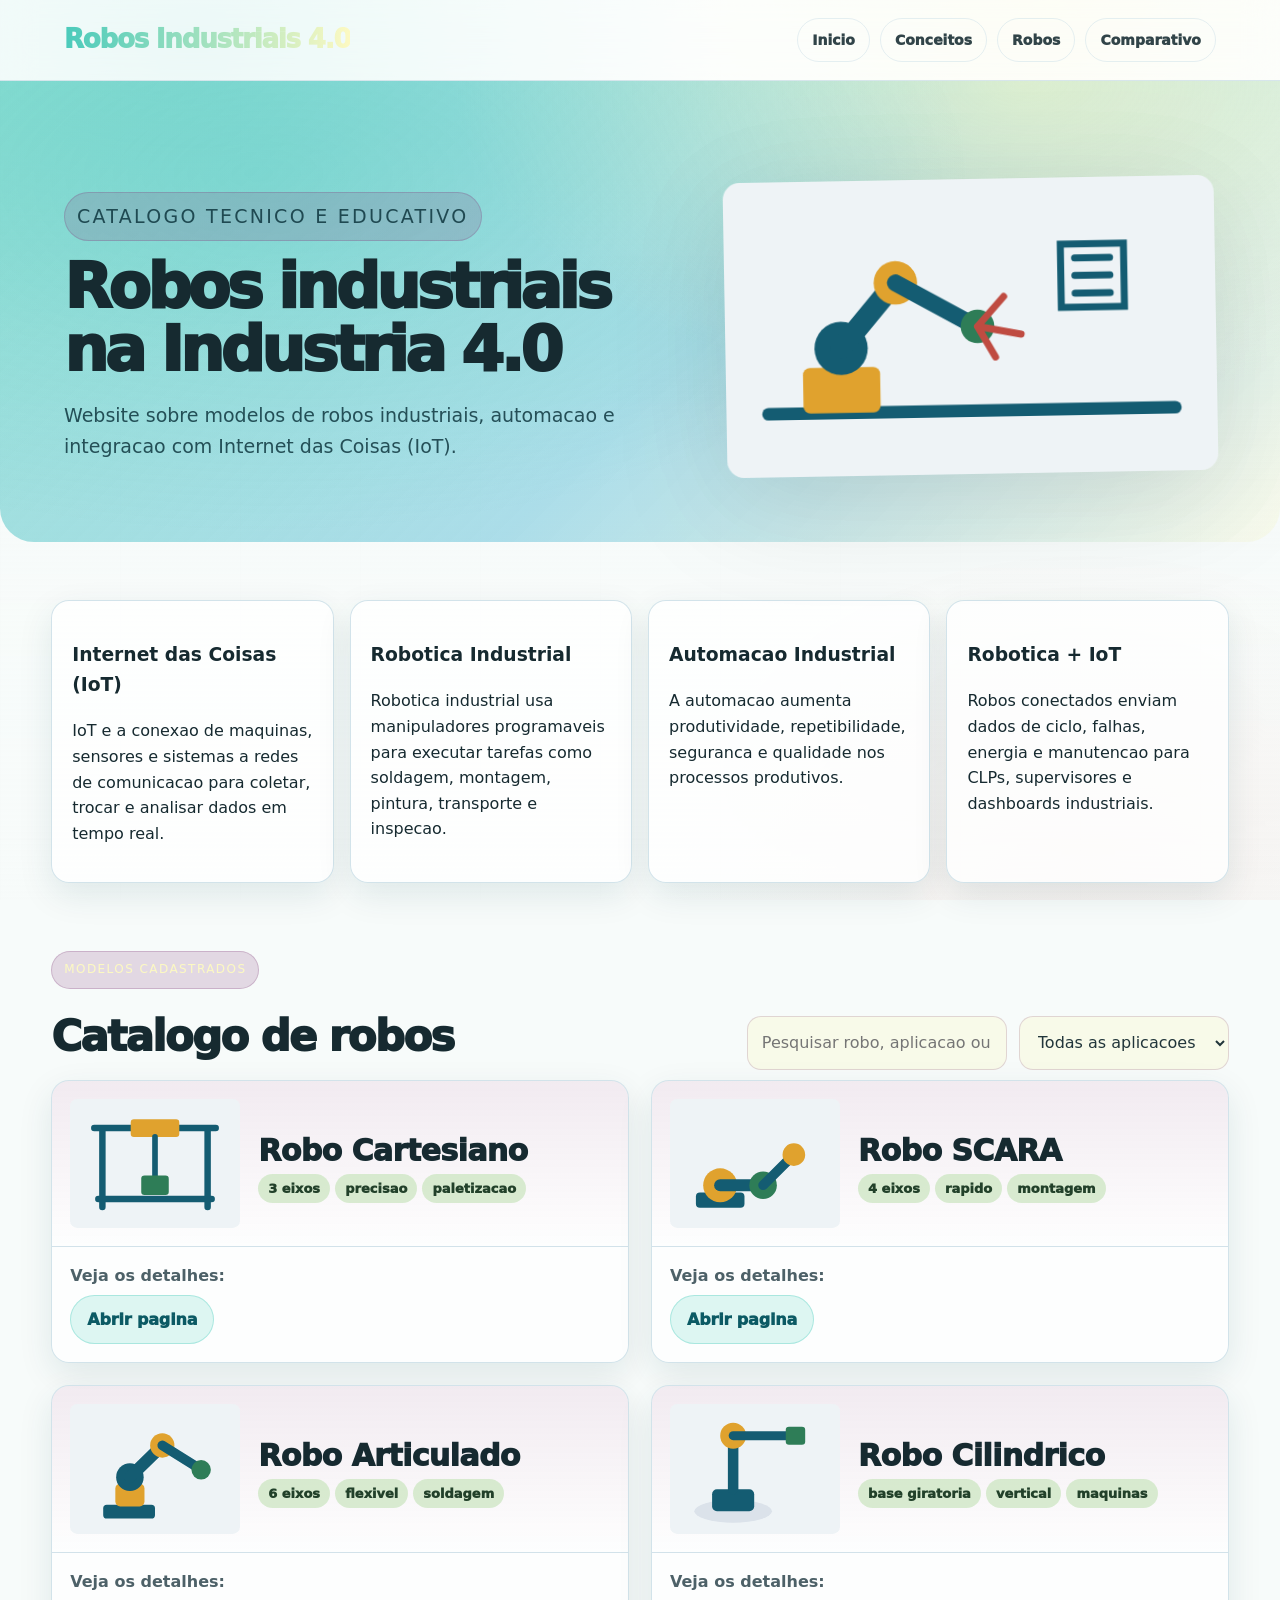
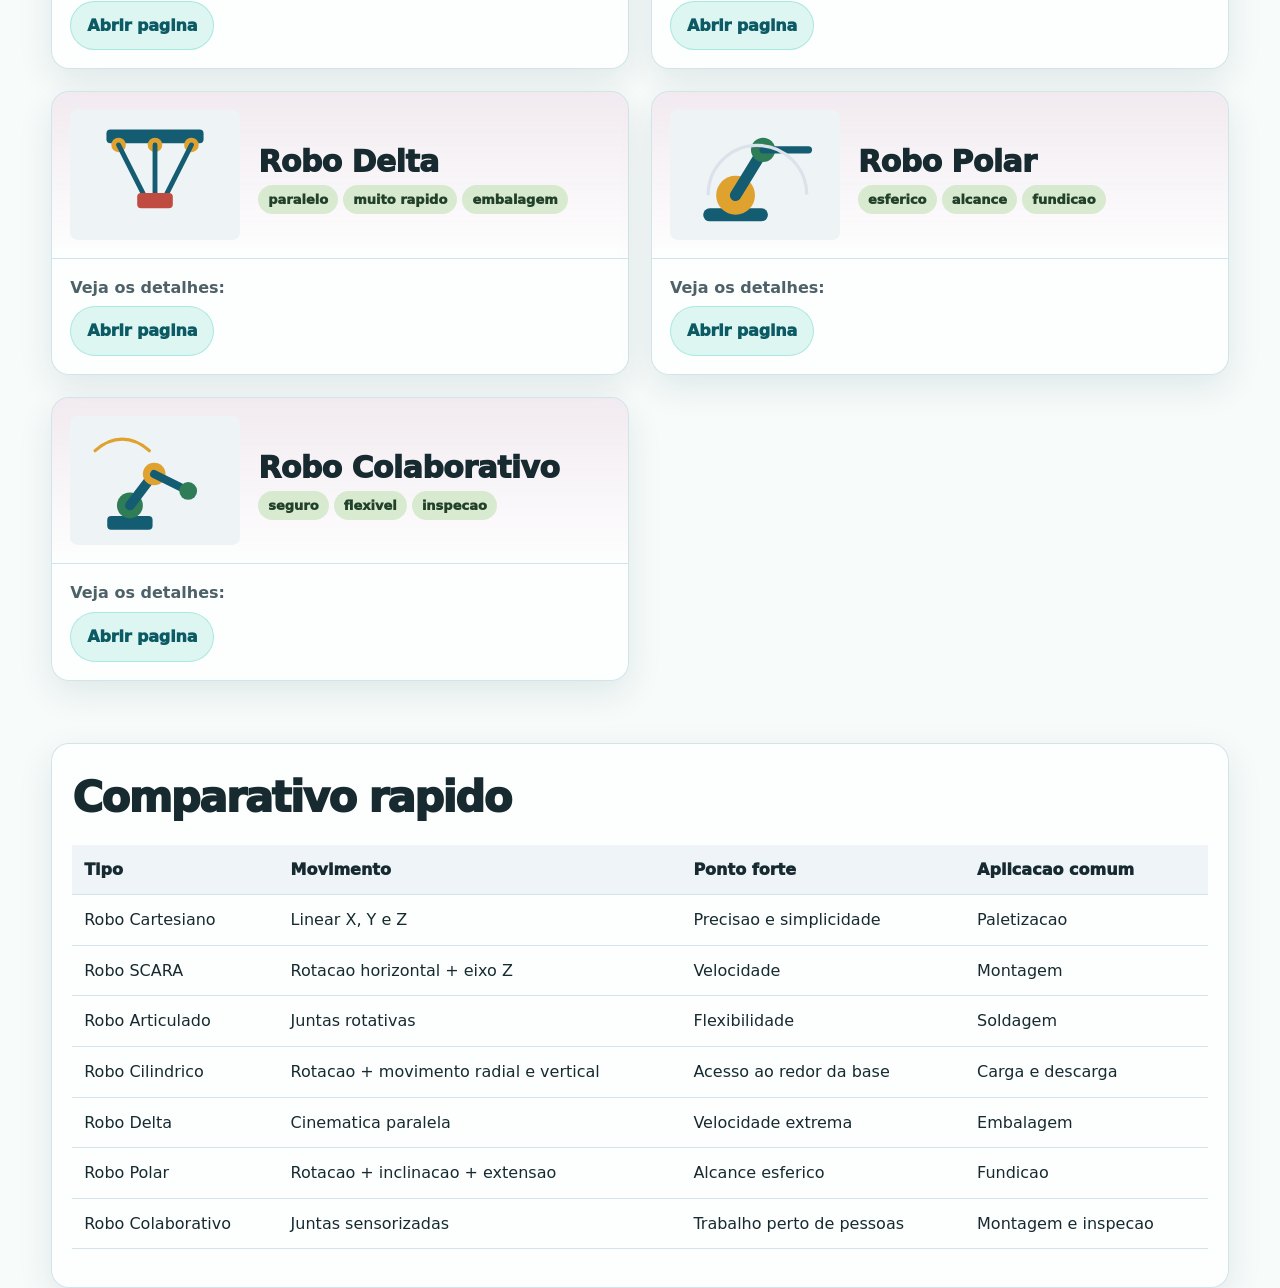
<file: index.html>
<!DOCTYPE html>
<html lang="pt-BR">
<head>
  <meta charset="UTF-8">
  <meta name="viewport" content="width=device-width, initial-scale=1.0">
  <title>Robos Industriais e IoT</title>
  <link rel="stylesheet" href="styles.css">
</head>
<body>
  <header class="cabecalho">
    <h1>Robos Industriais 4.0</h1>
    <button id="botaoMenu">Menu</button>
    <nav id="menu">
      <a href="#inicio">Inicio</a>
      <a href="#conceitos">Conceitos</a>
      <a href="#catalogo">Robos</a>
      <a href="#comparativo">Comparativo</a>
    </nav>
  </header>

  <main id="inicio">
    <section class="hero">
      <div>
        <p class="destaque">Catalogo tecnico e educativo</p>
        <h2>Robos industriais na Industria 4.0</h2>
        <p>Website sobre modelos de robos industriais, automacao e integracao com Internet das Coisas (IoT).</p>
      </div>
      <img src="assets/img/industria.svg" alt="Ilustracao de robotica industrial">
    </section>

    <section class="conceitos" id="conceitos">
      <article>
        <h3>Internet das Coisas (IoT)</h3>
        <p>IoT e a conexao de maquinas, sensores e sistemas a redes de comunicacao para coletar, trocar e analisar dados em tempo real.</p>
      </article>
      <article>
        <h3>Robotica Industrial</h3>
        <p>Robotica industrial usa manipuladores programaveis para executar tarefas como soldagem, montagem, pintura, transporte e inspecao.</p>
      </article>
      <article>
        <h3>Automacao Industrial</h3>
        <p>A automacao aumenta produtividade, repetibilidade, seguranca e qualidade nos processos produtivos.</p>
      </article>
      <article>
        <h3>Robotica + IoT</h3>
        <p>Robos conectados enviam dados de ciclo, falhas, energia e manutencao para CLPs, supervisores e dashboards industriais.</p>
      </article>
    </section>

    <section class="area-filtros" id="catalogo">
      <div>
        <p class="destaque">Modelos cadastrados</p>
        <h2>Catalogo de robos</h2>
      </div>

      <div class="filtros">
        <input id="campoPesquisa" type="text" placeholder="Pesquisar robo, aplicacao ou fabricante" />
        <select id="campoFiltro">
          <option value="todos">Todas as aplicacoes</option>
          <option value="montagem">Montagem</option>
          <option value="soldagem">Soldagem</option>
          <option value="paletizacao">Paletizacao</option>
          <option value="embalagem">Embalagem</option>
          <option value="inspecao">Inspecao</option>
        </select>
      </div>

    </section>

    <section class="lista-robos" id="listaRobos">
      <article class="card-robo">
        <div class="topo-card">
          <img src="assets/img/cartesiano.svg" alt="Imagem do Robo Cartesiano">
          <div>
            <h3>Robo Cartesiano</h3>
            <div class="etiquetas">
              <span class="etiqueta">3 eixos</span>
              <span class="etiqueta">precisao</span>
              <span class="etiqueta">paletizacao</span>
            </div>
          </div>
        </div>
        <div class="bloco">
          <p><strong>Veja os detalhes:</strong></p>
          <a class="botao-sec" href="robos/cartesiano.html">Abrir pagina</a>
        </div>
      </article>

      <article class="card-robo">
        <div class="topo-card">
          <img src="assets/img/scara.svg" alt="Imagem do Robo SCARA">
          <div>
            <h3>Robo SCARA</h3>
            <div class="etiquetas">
              <span class="etiqueta">4 eixos</span>
              <span class="etiqueta">rapido</span>
              <span class="etiqueta">montagem</span>
            </div>
          </div>
        </div>
        <div class="bloco">
          <p><strong>Veja os detalhes:</strong></p>
          <a class="botao-sec" href="robos/scara.html">Abrir pagina</a>
        </div>
      </article>

      <article class="card-robo">
        <div class="topo-card">
          <img src="assets/img/articulado.svg" alt="Imagem do Robo Articulado">
          <div>
            <h3>Robo Articulado</h3>
            <div class="etiquetas">
              <span class="etiqueta">6 eixos</span>
              <span class="etiqueta">flexivel</span>
              <span class="etiqueta">soldagem</span>
            </div>
          </div>
        </div>
        <div class="bloco">
          <p><strong>Veja os detalhes:</strong></p>
          <a class="botao-sec" href="robos/articulado.html">Abrir pagina</a>
        </div>
      </article>

      <article class="card-robo">
        <div class="topo-card">
          <img src="assets/img/cilindrico.svg" alt="Imagem do Robo Cilindrico">
          <div>
            <h3>Robo Cilindrico</h3>
            <div class="etiquetas">
              <span class="etiqueta">base giratoria</span>
              <span class="etiqueta">vertical</span>
              <span class="etiqueta">maquinas</span>
            </div>
          </div>
        </div>
        <div class="bloco">
          <p><strong>Veja os detalhes:</strong></p>
          <a class="botao-sec" href="robos/cilindrico.html">Abrir pagina</a>
        </div>
      </article>

      <article class="card-robo">
        <div class="topo-card">
          <img src="assets/img/delta.svg" alt="Imagem do Robo Delta">
          <div>
            <h3>Robo Delta</h3>
            <div class="etiquetas">
              <span class="etiqueta">paralelo</span>
              <span class="etiqueta">muito rapido</span>
              <span class="etiqueta">embalagem</span>
            </div>
          </div>
        </div>
        <div class="bloco">
          <p><strong>Veja os detalhes:</strong></p>
          <a class="botao-sec" href="robos/delta.html">Abrir pagina</a>
        </div>
      </article>

      <article class="card-robo">
        <div class="topo-card">
          <img src="assets/img/polar.svg" alt="Imagem do Robo Polar">
          <div>
            <h3>Robo Polar</h3>
            <div class="etiquetas">
              <span class="etiqueta">esferico</span>
              <span class="etiqueta">alcance</span>
              <span class="etiqueta">fundicao</span>
            </div>
          </div>
        </div>
        <div class="bloco">
          <p><strong>Veja os detalhes:</strong></p>
          <a class="botao-sec" href="robos/polar.html">Abrir pagina</a>
        </div>
      </article>

      <article class="card-robo">
        <div class="topo-card">
          <img src="assets/img/cobot.svg" alt="Imagem do Robo Colaborativo">
          <div>
            <h3>Robo Colaborativo</h3>
            <div class="etiquetas">
              <span class="etiqueta">seguro</span>
              <span class="etiqueta">flexivel</span>
              <span class="etiqueta">inspecao</span>
            </div>
          </div>
        </div>
        <div class="bloco">
          <p><strong>Veja os detalhes:</strong></p>
          <a class="botao-sec" href="robos/cobot.html">Abrir pagina</a>
        </div>
      </article>
    </section>

    <section class="comparativo" id="comparativo">
      <h2>Comparativo rapido</h2>
      <table>
        <thead>
          <tr>
            <th>Tipo</th>
            <th>Movimento</th>
            <th>Ponto forte</th>
            <th>Aplicacao comum</th>
          </tr>
        </thead>
        <tbody>
          <tr><td>Robo Cartesiano</td><td>Linear X, Y e Z</td><td>Precisao e simplicidade</td><td>Paletizacao</td></tr>
          <tr><td>Robo SCARA</td><td>Rotacao horizontal + eixo Z</td><td>Velocidade</td><td>Montagem</td></tr>
          <tr><td>Robo Articulado</td><td>Juntas rotativas</td><td>Flexibilidade</td><td>Soldagem</td></tr>
          <tr><td>Robo Cilindrico</td><td>Rotacao + movimento radial e vertical</td><td>Acesso ao redor da base</td><td>Carga e descarga</td></tr>
          <tr><td>Robo Delta</td><td>Cinematica paralela</td><td>Velocidade extrema</td><td>Embalagem</td></tr>
          <tr><td>Robo Polar</td><td>Rotacao + inclinacao + extensao</td><td>Alcance esferico</td><td>Fundicao</td></tr>
          <tr><td>Robo Colaborativo</td><td>Juntas sensorizadas</td><td>Trabalho perto de pessoas</td><td>Montagem e inspecao</td></tr>
        </tbody>
      </table>
    </section>
  </main>

  <button id="voltarTopo" class="voltar-topo">Topo</button>
  <script src="script.js"></script>
</body>
</html>
</file>
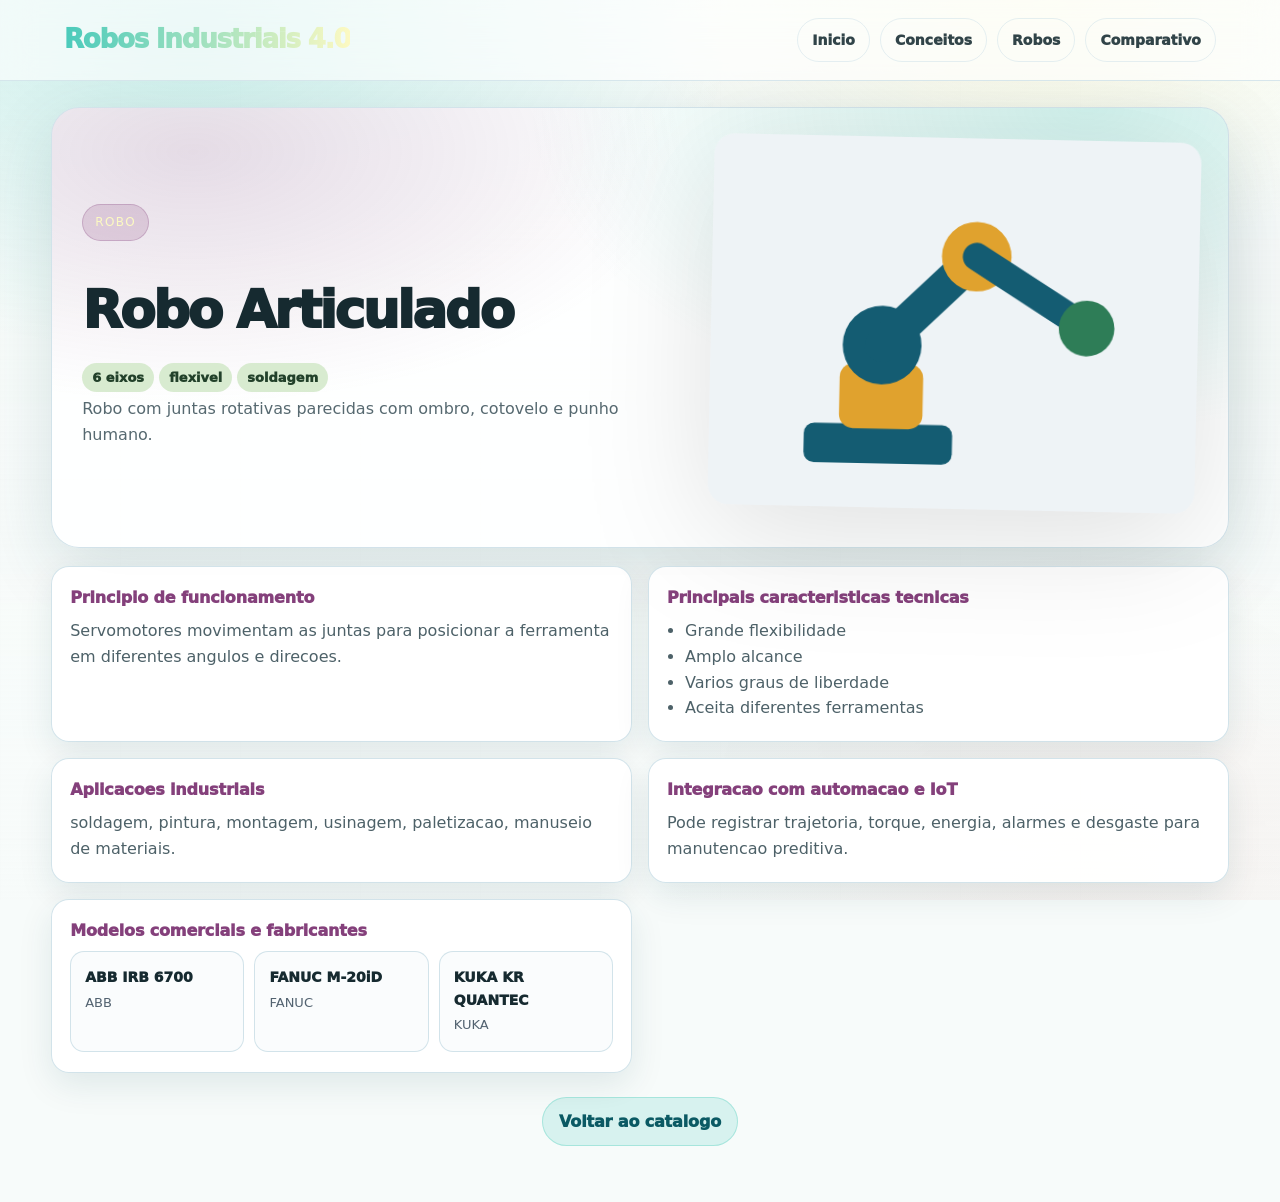
<file: robos/articulado.html>
<!DOCTYPE html>
<html lang="pt-BR">
<head>
  <meta charset="UTF-8">
  <meta name="viewport" content="width=device-width, initial-scale=1.0">
  <title>Robo Articulado</title>
  <link rel="stylesheet" href="../styles.css">
</head>
<body>
  <header class="cabecalho">
    <h1>Robos Industriais 4.0</h1>
    <button id="botaoMenu">Menu</button>
    <nav id="menu">
      <a href="../index.html">Inicio</a>
      <a href="../index.html#conceitos">Conceitos</a>
      <a href="../index.html#catalogo">Robos</a>
      <a href="../index.html#comparativo">Comparativo</a>
    </nav>
  </header>

  <main class="detalhe" id="inicio">
    <section class="detalhe-hero">
      <div class="detalhe-col">
        <p class="destaque">Robo</p>
        <h2>Robo Articulado</h2>
        <div class="etiquetas" aria-label="Etiquetas">
          <span class="etiqueta">6 eixos</span>
          <span class="etiqueta">flexivel</span>
          <span class="etiqueta">soldagem</span>
        </div>
        <p class="resumo">Robo com juntas rotativas parecidas com ombro, cotovelo e punho humano.</p>
      </div>
      <div class="detalhe-col imagem">
        <img src="../assets/img/articulado.svg" alt="Ilustracao de Robo Articulado">
      </div>
    </section>

    <section class="detalhe-blocos">
      <article class="bloco">
        <h4>Principio de funcionamento</h4>
        <p>Servomotores movimentam as juntas para posicionar a ferramenta em diferentes angulos e direcoes.</p>
      </article>

      <article class="bloco">
        <h4>Principais caracteristicas tecnicas</h4>
        <ul>
          <li>Grande flexibilidade</li>
          <li>Amplo alcance</li>
          <li>Varios graus de liberdade</li>
          <li>Aceita diferentes ferramentas</li>
        </ul>
      </article>

      <article class="bloco">
        <h4>Aplicacoes industriais</h4>
        <p>soldagem, pintura, montagem, usinagem, paletizacao, manuseio de materiais.</p>
      </article>

      <article class="bloco">
        <h4>Integracao com automacao e IoT</h4>
        <p>Pode registrar trajetoria, torque, energia, alarmes e desgaste para manutencao preditiva.</p>
      </article>

      <article class="bloco">
        <h4>Modelos comerciais e fabricantes</h4>
        <div class="modelos">
          <div class="modelo"><strong>ABB IRB 6700</strong><span>ABB</span></div>
          <div class="modelo"><strong>FANUC M-20iD</strong><span>FANUC</span></div>
          <div class="modelo"><strong>KUKA KR QUANTEC</strong><span>KUKA</span></div>
        </div>
      </article>
    </section>

    <section class="voltar">
      <a class="botao-sec" href="../index.html#catalogo">Voltar ao catalogo</a>
    </section>
  </main>

  <button id="voltarTopo" class="voltar-topo">Topo</button>
  <script src="../script.js"></script>
</body>
</html>
</file>
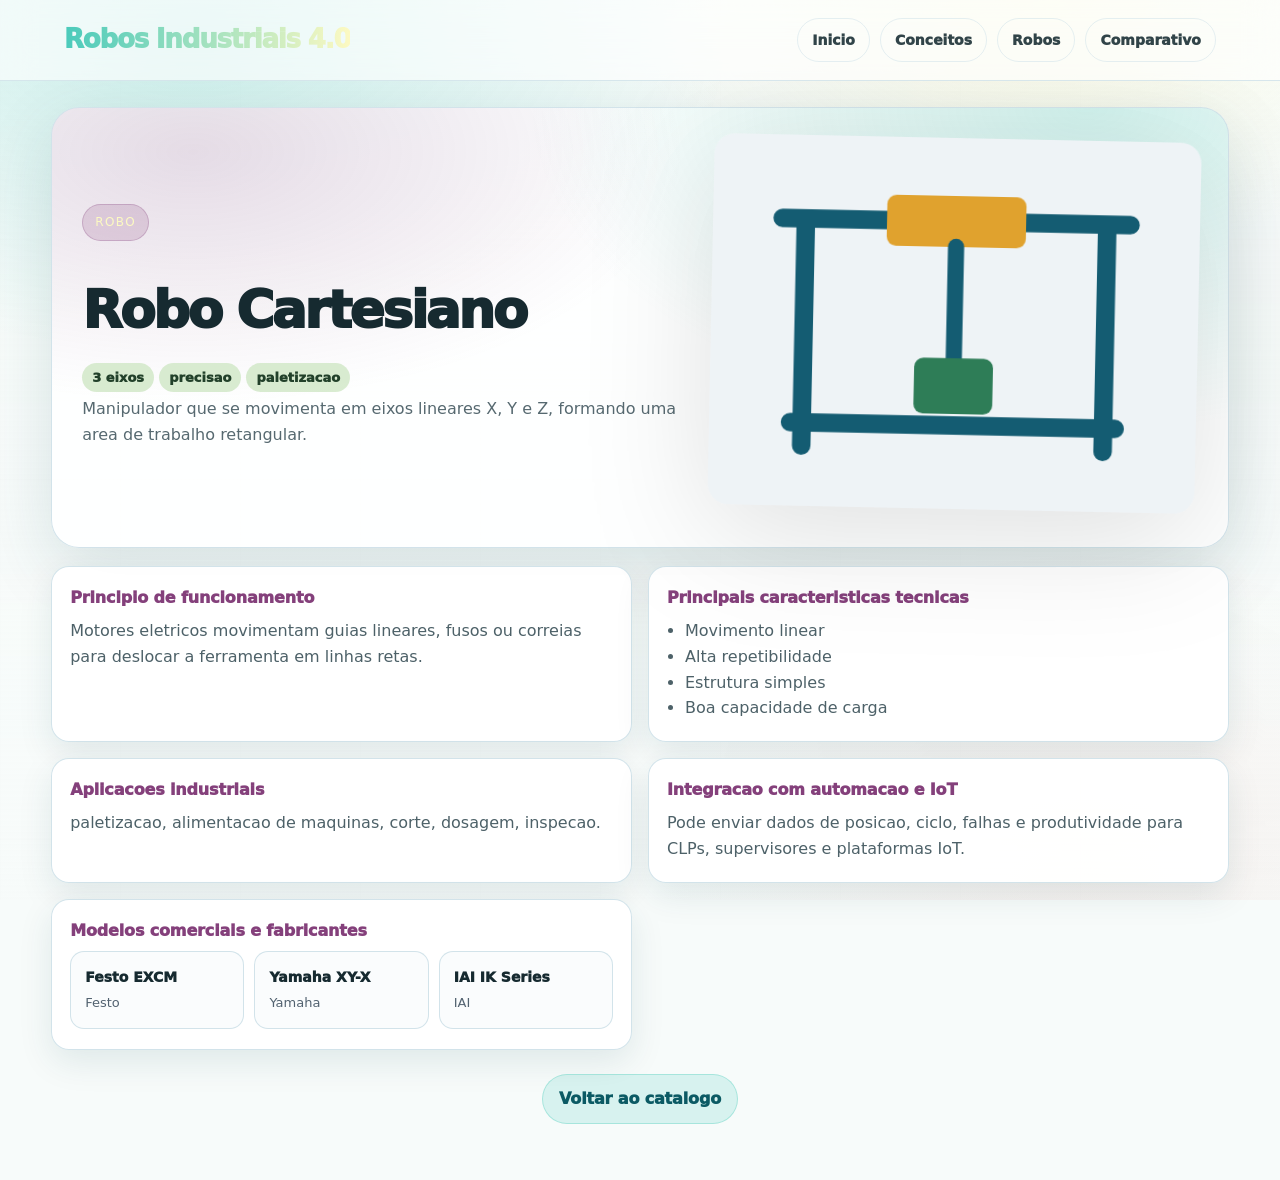
<file: robos/cartesiano.html>
<!DOCTYPE html>
<html lang="pt-BR">
<head>
  <meta charset="UTF-8">
  <meta name="viewport" content="width=device-width, initial-scale=1.0">
  <title>Robo Cartesiano</title>
  <link rel="stylesheet" href="../styles.css">
</head>
<body>
  <header class="cabecalho">
    <h1>Robos Industriais 4.0</h1>
    <button id="botaoMenu">Menu</button>
    <nav id="menu">
      <a href="../index.html">Inicio</a>
      <a href="../index.html#conceitos">Conceitos</a>
      <a href="../index.html#catalogo">Robos</a>
      <a href="../index.html#comparativo">Comparativo</a>
    </nav>
  </header>

  <main class="detalhe" id="inicio">
    <section class="detalhe-hero">
      <div class="detalhe-col">
        <p class="destaque">Robo</p>
        <h2>Robo Cartesiano</h2>
        <div class="etiquetas" aria-label="Etiquetas">
          <span class="etiqueta">3 eixos</span>
          <span class="etiqueta">precisao</span>
          <span class="etiqueta">paletizacao</span>
        </div>
        <p class="resumo">Manipulador que se movimenta em eixos lineares X, Y e Z, formando uma area de trabalho retangular.</p>
      </div>
      <div class="detalhe-col imagem">
        <img src="../assets/img/cartesiano.svg" alt="Ilustracao de Robo Cartesiano">
      </div>
    </section>

    <section class="detalhe-blocos">
      <article class="bloco">
        <h4>Principio de funcionamento</h4>
        <p>Motores eletricos movimentam guias lineares, fusos ou correias para deslocar a ferramenta em linhas retas.</p>
      </article>

      <article class="bloco">
        <h4>Principais caracteristicas tecnicas</h4>
        <ul>
          <li>Movimento linear</li>
          <li>Alta repetibilidade</li>
          <li>Estrutura simples</li>
          <li>Boa capacidade de carga</li>
        </ul>
      </article>

      <article class="bloco">
        <h4>Aplicacoes industriais</h4>
        <p>paletizacao, alimentacao de maquinas, corte, dosagem, inspecao.</p>
      </article>

      <article class="bloco">
        <h4>Integracao com automacao e IoT</h4>
        <p>Pode enviar dados de posicao, ciclo, falhas e produtividade para CLPs, supervisores e plataformas IoT.</p>
      </article>

      <article class="bloco">
        <h4>Modelos comerciais e fabricantes</h4>
        <div class="modelos">
          <div class="modelo"><strong>Festo EXCM</strong><span>Festo</span></div>
          <div class="modelo"><strong>Yamaha XY-X</strong><span>Yamaha</span></div>
          <div class="modelo"><strong>IAI IK Series</strong><span>IAI</span></div>
        </div>
      </article>
    </section>

    <section class="voltar">
      <a class="botao-sec" href="../index.html#catalogo">Voltar ao catalogo</a>
    </section>
  </main>

  <button id="voltarTopo" class="voltar-topo">Topo</button>
  <script src="../script.js"></script>
</body>
</html>
</file>
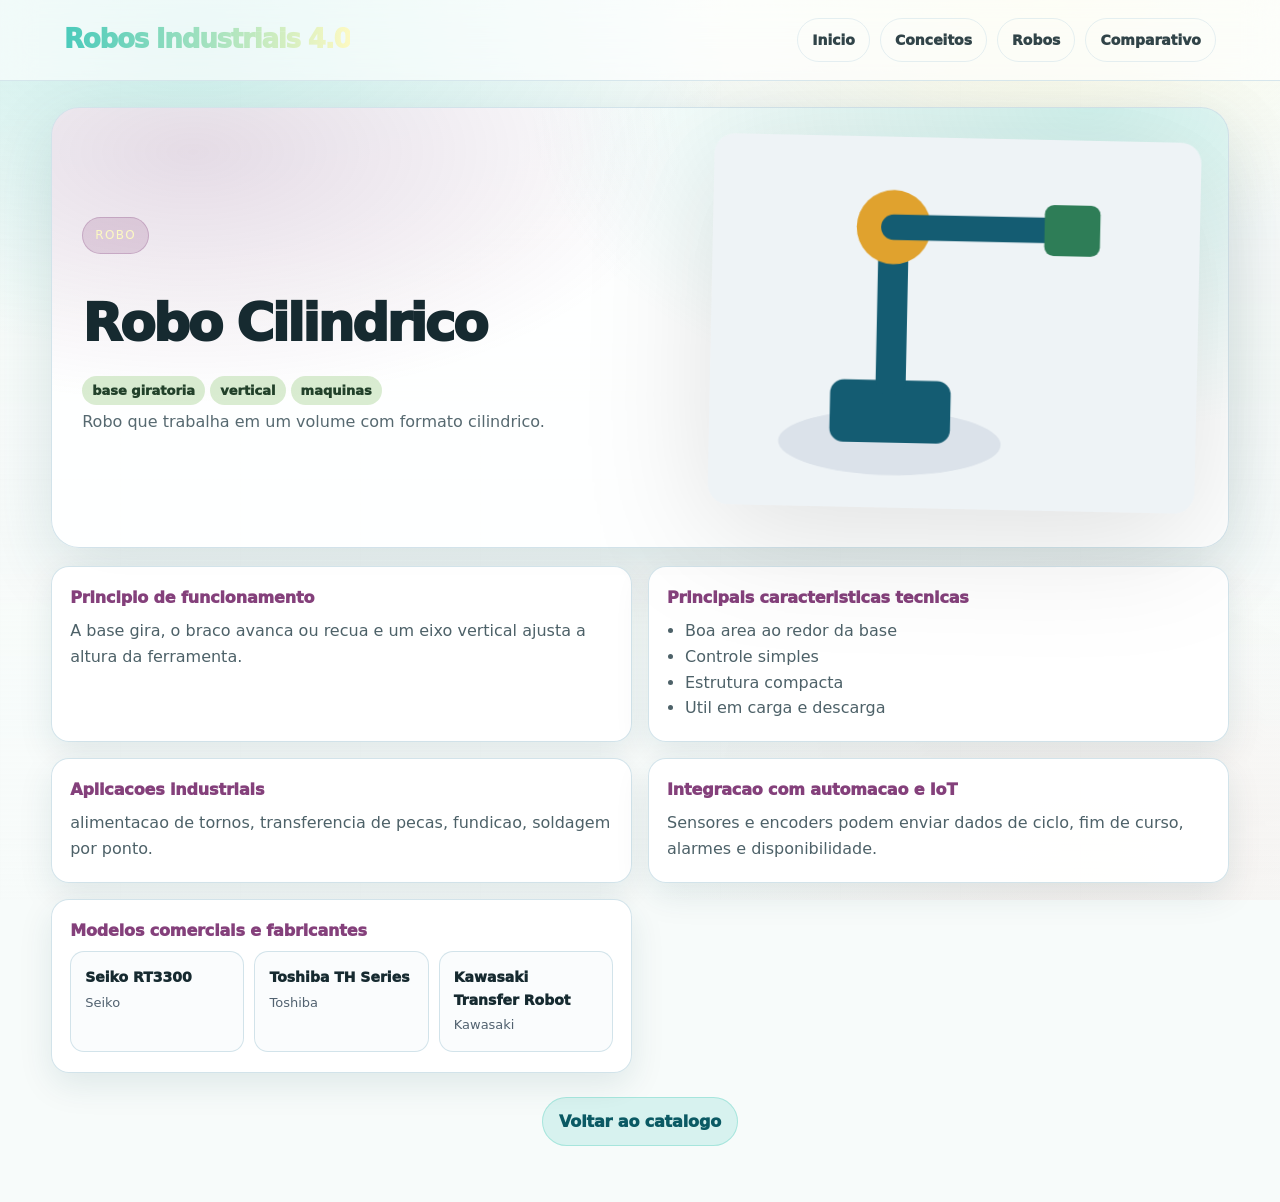
<file: robos/cilindrico.html>
<!DOCTYPE html>
<html lang="pt-BR">
<head>
  <meta charset="UTF-8">
  <meta name="viewport" content="width=device-width, initial-scale=1.0">
  <title>Robo Cilindrico</title>
  <link rel="stylesheet" href="../styles.css">
</head>
<body>
  <header class="cabecalho">
    <h1>Robos Industriais 4.0</h1>
    <button id="botaoMenu">Menu</button>
    <nav id="menu">
      <a href="../index.html">Inicio</a>
      <a href="../index.html#conceitos">Conceitos</a>
      <a href="../index.html#catalogo">Robos</a>
      <a href="../index.html#comparativo">Comparativo</a>
    </nav>
  </header>

  <main class="detalhe" id="inicio">
    <section class="detalhe-hero">
      <div class="detalhe-col">
        <p class="destaque">Robo</p>
        <h2>Robo Cilindrico</h2>
        <div class="etiquetas" aria-label="Etiquetas">
          <span class="etiqueta">base giratoria</span>
          <span class="etiqueta">vertical</span>
          <span class="etiqueta">maquinas</span>
        </div>
        <p class="resumo">Robo que trabalha em um volume com formato cilindrico.</p>
      </div>
      <div class="detalhe-col imagem">
        <img src="../assets/img/cilindrico.svg" alt="Ilustracao de Robo Cilindrico">
      </div>
    </section>

    <section class="detalhe-blocos">
      <article class="bloco">
        <h4>Principio de funcionamento</h4>
        <p>A base gira, o braco avanca ou recua e um eixo vertical ajusta a altura da ferramenta.</p>
      </article>

      <article class="bloco">
        <h4>Principais caracteristicas tecnicas</h4>
        <ul>
          <li>Boa area ao redor da base</li>
          <li>Controle simples</li>
          <li>Estrutura compacta</li>
          <li>Util em carga e descarga</li>
        </ul>
      </article>

      <article class="bloco">
        <h4>Aplicacoes industriais</h4>
        <p>alimentacao de tornos, transferencia de pecas, fundicao, soldagem por ponto.</p>
      </article>

      <article class="bloco">
        <h4>Integracao com automacao e IoT</h4>
        <p>Sensores e encoders podem enviar dados de ciclo, fim de curso, alarmes e disponibilidade.</p>
      </article>

      <article class="bloco">
        <h4>Modelos comerciais e fabricantes</h4>
        <div class="modelos">
          <div class="modelo"><strong>Seiko RT3300</strong><span>Seiko</span></div>
          <div class="modelo"><strong>Toshiba TH Series</strong><span>Toshiba</span></div>
          <div class="modelo"><strong>Kawasaki Transfer Robot</strong><span>Kawasaki</span></div>
        </div>
      </article>
    </section>

    <section class="voltar">
      <a class="botao-sec" href="../index.html#catalogo">Voltar ao catalogo</a>
    </section>
  </main>

  <button id="voltarTopo" class="voltar-topo">Topo</button>
  <script src="../script.js"></script>
</body>
</html>
</file>
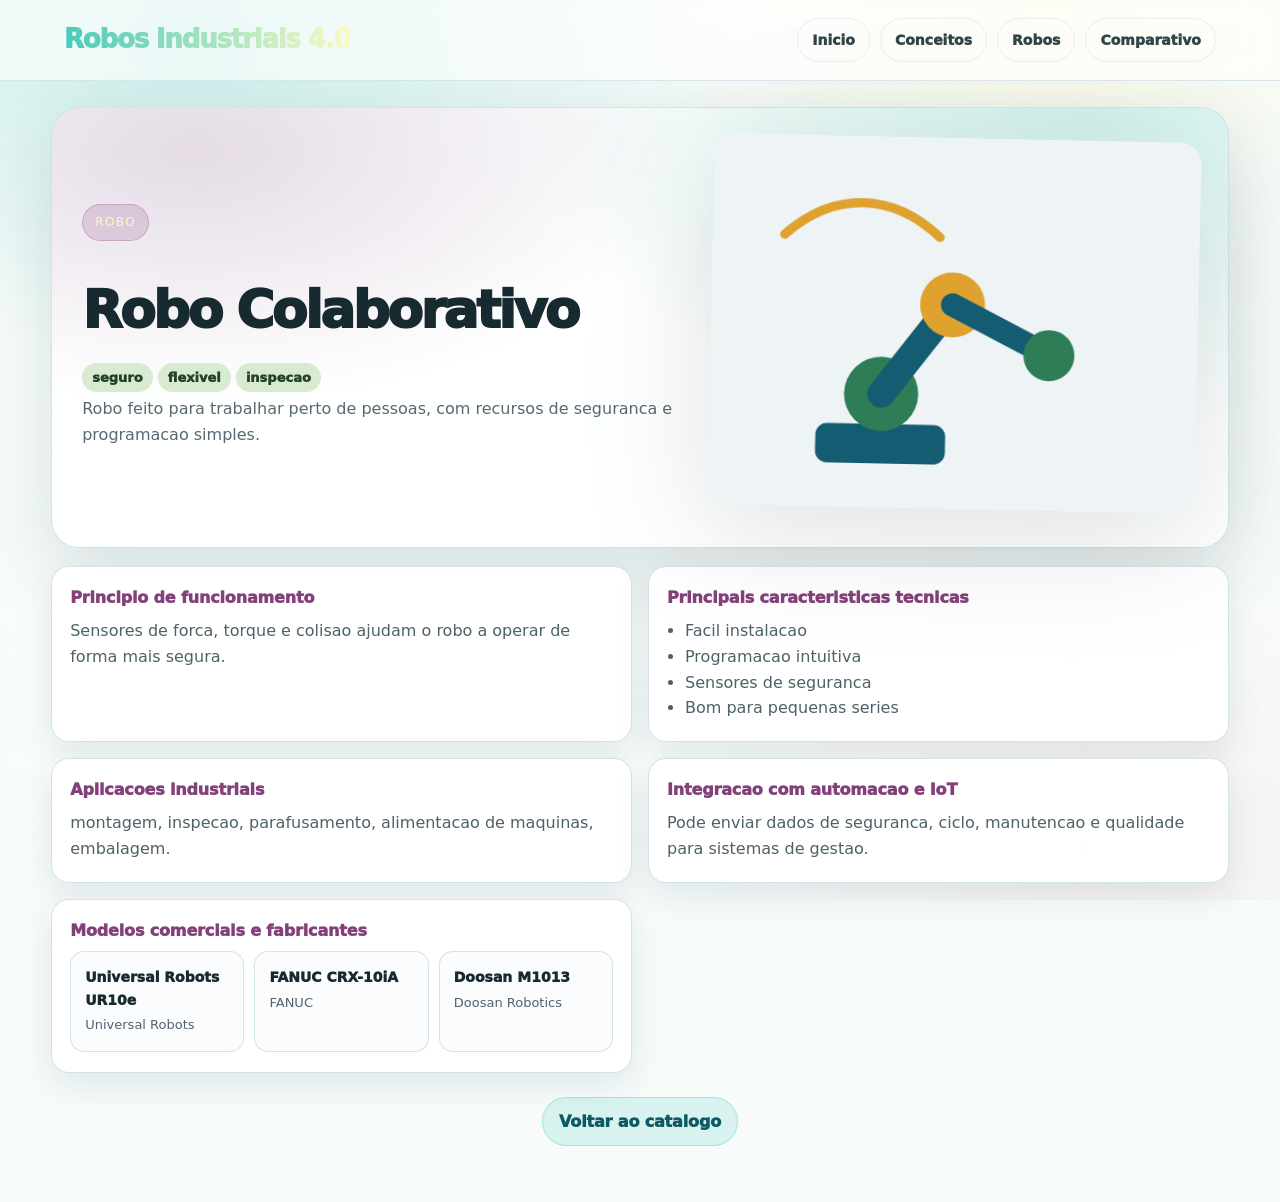
<file: robos/cobot.html>
<!DOCTYPE html>
<html lang="pt-BR">
<head>
  <meta charset="UTF-8">
  <meta name="viewport" content="width=device-width, initial-scale=1.0">
  <title>Robo Colaborativo</title>
  <link rel="stylesheet" href="../styles.css">
</head>
<body>
  <header class="cabecalho">
    <h1>Robos Industriais 4.0</h1>
    <button id="botaoMenu">Menu</button>
    <nav id="menu">
      <a href="../index.html">Inicio</a>
      <a href="../index.html#conceitos">Conceitos</a>
      <a href="../index.html#catalogo">Robos</a>
      <a href="../index.html#comparativo">Comparativo</a>
    </nav>
  </header>

  <main class="detalhe" id="inicio">
    <section class="detalhe-hero">
      <div class="detalhe-col">
        <p class="destaque">Robo</p>
        <h2>Robo Colaborativo</h2>
        <div class="etiquetas" aria-label="Etiquetas">
          <span class="etiqueta">seguro</span>
          <span class="etiqueta">flexivel</span>
          <span class="etiqueta">inspecao</span>
        </div>
        <p class="resumo">Robo feito para trabalhar perto de pessoas, com recursos de seguranca e programacao simples.</p>
      </div>
      <div class="detalhe-col imagem">
        <img src="../assets/img/cobot.svg" alt="Ilustracao de Robo Colaborativo">
      </div>
    </section>

    <section class="detalhe-blocos">
      <article class="bloco">
        <h4>Principio de funcionamento</h4>
        <p>Sensores de forca, torque e colisao ajudam o robo a operar de forma mais segura.</p>
      </article>

      <article class="bloco">
        <h4>Principais caracteristicas tecnicas</h4>
        <ul>
          <li>Facil instalacao</li>
          <li>Programacao intuitiva</li>
          <li>Sensores de seguranca</li>
          <li>Bom para pequenas series</li>
        </ul>
      </article>

      <article class="bloco">
        <h4>Aplicacoes industriais</h4>
        <p>montagem, inspecao, parafusamento, alimentacao de maquinas, embalagem.</p>
      </article>

      <article class="bloco">
        <h4>Integracao com automacao e IoT</h4>
        <p>Pode enviar dados de seguranca, ciclo, manutencao e qualidade para sistemas de gestao.</p>
      </article>

      <article class="bloco">
        <h4>Modelos comerciais e fabricantes</h4>
        <div class="modelos">
          <div class="modelo"><strong>Universal Robots UR10e</strong><span>Universal Robots</span></div>
          <div class="modelo"><strong>FANUC CRX-10iA</strong><span>FANUC</span></div>
          <div class="modelo"><strong>Doosan M1013</strong><span>Doosan Robotics</span></div>
        </div>
      </article>
    </section>

    <section class="voltar">
      <a class="botao-sec" href="../index.html#catalogo">Voltar ao catalogo</a>
    </section>
  </main>

  <button id="voltarTopo" class="voltar-topo">Topo</button>
  <script src="../script.js"></script>
</body>
</html>
</file>
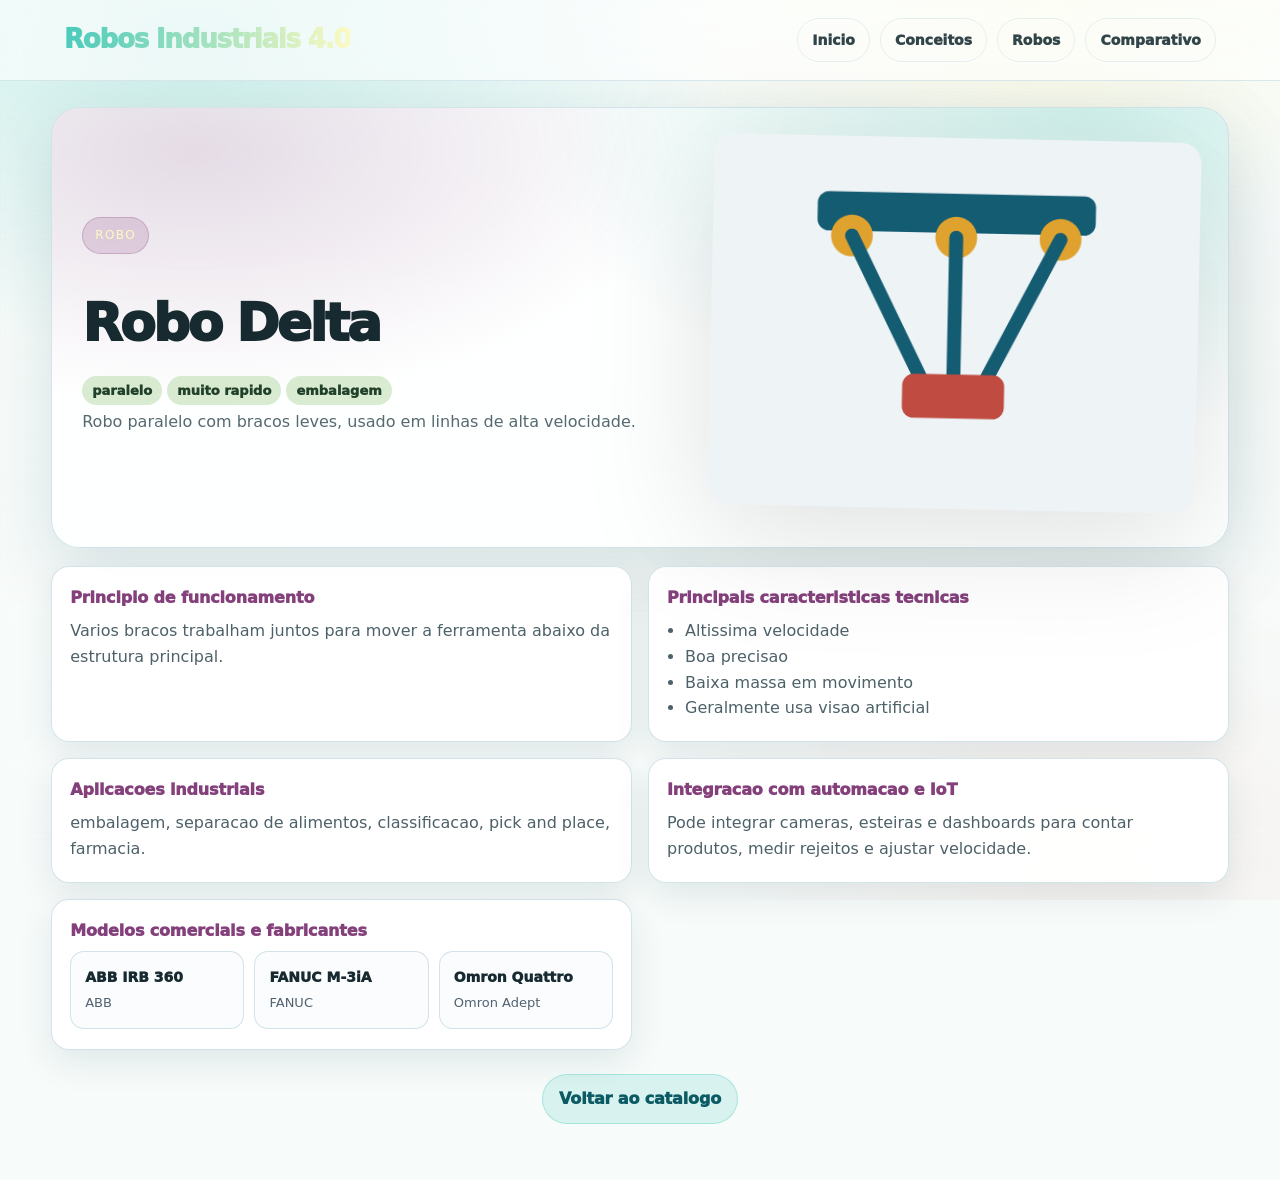
<file: robos/delta.html>
<!DOCTYPE html>
<html lang="pt-BR">
<head>
  <meta charset="UTF-8">
  <meta name="viewport" content="width=device-width, initial-scale=1.0">
  <title>Robo Delta</title>
  <link rel="stylesheet" href="../styles.css">
</head>
<body>
  <header class="cabecalho">
    <h1>Robos Industriais 4.0</h1>
    <button id="botaoMenu">Menu</button>
    <nav id="menu">
      <a href="../index.html">Inicio</a>
      <a href="../index.html#conceitos">Conceitos</a>
      <a href="../index.html#catalogo">Robos</a>
      <a href="../index.html#comparativo">Comparativo</a>
    </nav>
  </header>

  <main class="detalhe" id="inicio">
    <section class="detalhe-hero">
      <div class="detalhe-col">
        <p class="destaque">Robo</p>
        <h2>Robo Delta</h2>
        <div class="etiquetas" aria-label="Etiquetas">
          <span class="etiqueta">paralelo</span>
          <span class="etiqueta">muito rapido</span>
          <span class="etiqueta">embalagem</span>
        </div>
        <p class="resumo">Robo paralelo com bracos leves, usado em linhas de alta velocidade.</p>
      </div>
      <div class="detalhe-col imagem">
        <img src="../assets/img/delta.svg" alt="Ilustracao de Robo Delta">
      </div>
    </section>

    <section class="detalhe-blocos">
      <article class="bloco">
        <h4>Principio de funcionamento</h4>
        <p>Varios bracos trabalham juntos para mover a ferramenta abaixo da estrutura principal.</p>
      </article>

      <article class="bloco">
        <h4>Principais caracteristicas tecnicas</h4>
        <ul>
          <li>Altissima velocidade</li>
          <li>Boa precisao</li>
          <li>Baixa massa em movimento</li>
          <li>Geralmente usa visao artificial</li>
        </ul>
      </article>

      <article class="bloco">
        <h4>Aplicacoes industriais</h4>
        <p>embalagem, separacao de alimentos, classificacao, pick and place, farmacia.</p>
      </article>

      <article class="bloco">
        <h4>Integracao com automacao e IoT</h4>
        <p>Pode integrar cameras, esteiras e dashboards para contar produtos, medir rejeitos e ajustar velocidade.</p>
      </article>

      <article class="bloco">
        <h4>Modelos comerciais e fabricantes</h4>
        <div class="modelos">
          <div class="modelo"><strong>ABB IRB 360</strong><span>ABB</span></div>
          <div class="modelo"><strong>FANUC M-3iA</strong><span>FANUC</span></div>
          <div class="modelo"><strong>Omron Quattro</strong><span>Omron Adept</span></div>
        </div>
      </article>
    </section>

    <section class="voltar">
      <a class="botao-sec" href="../index.html#catalogo">Voltar ao catalogo</a>
    </section>
  </main>

  <button id="voltarTopo" class="voltar-topo">Topo</button>
  <script src="../script.js"></script>
</body>
</html>
</file>
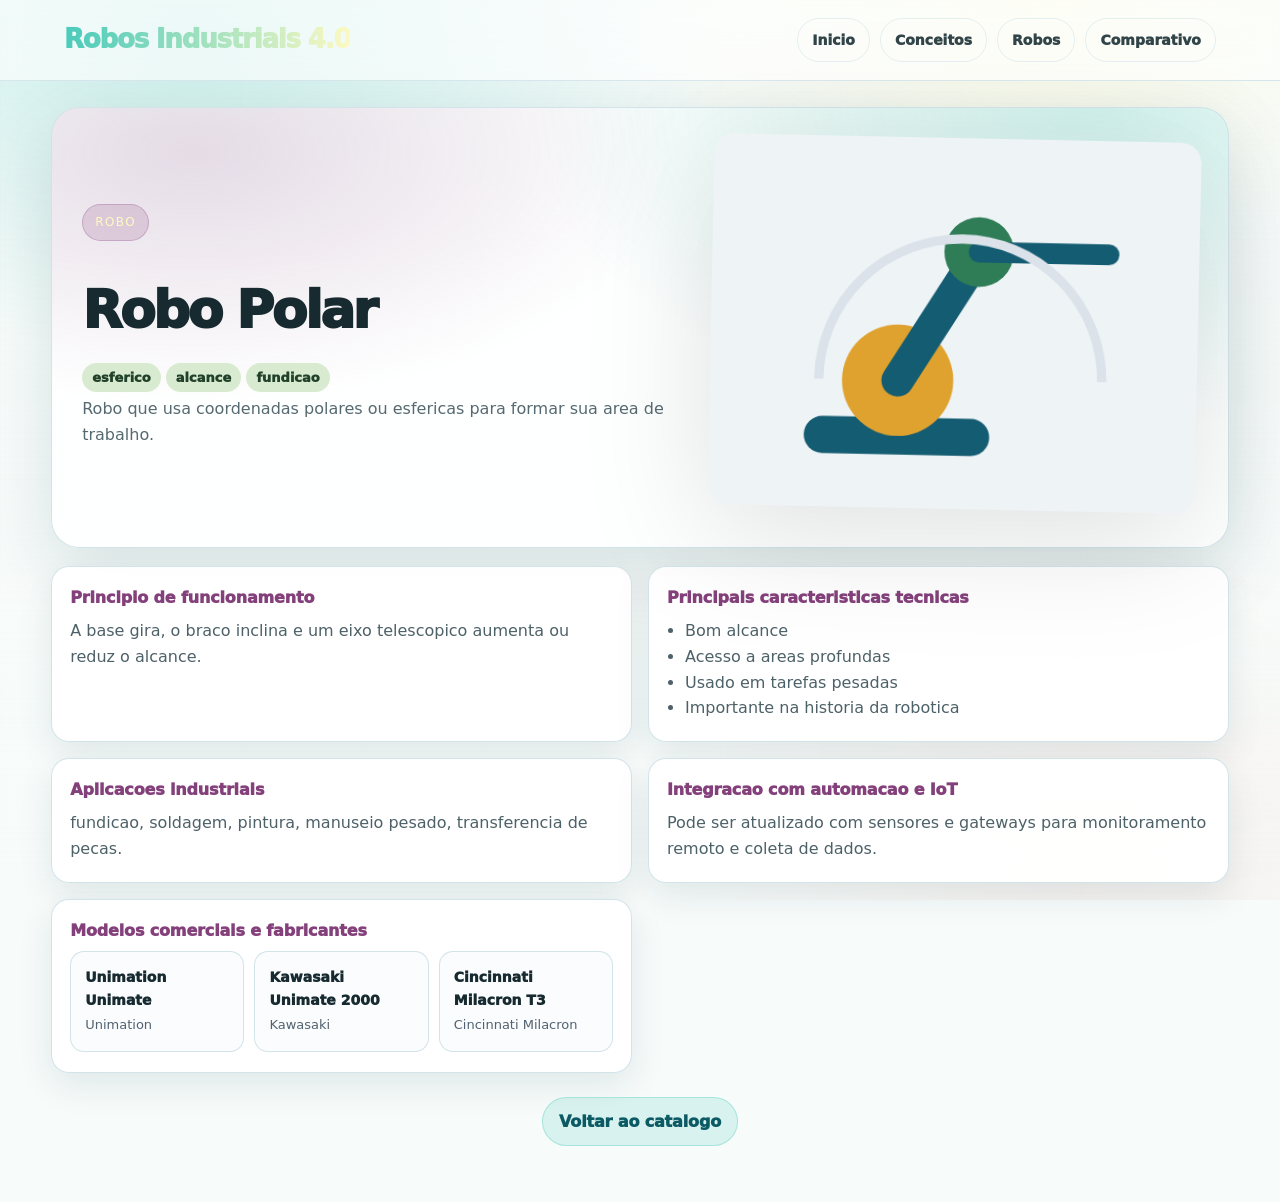
<file: robos/polar.html>
<!DOCTYPE html>
<html lang="pt-BR">
<head>
  <meta charset="UTF-8">
  <meta name="viewport" content="width=device-width, initial-scale=1.0">
  <title>Robo Polar</title>
  <link rel="stylesheet" href="../styles.css">
</head>
<body>
  <header class="cabecalho">
    <h1>Robos Industriais 4.0</h1>
    <button id="botaoMenu">Menu</button>
    <nav id="menu">
      <a href="../index.html">Inicio</a>
      <a href="../index.html#conceitos">Conceitos</a>
      <a href="../index.html#catalogo">Robos</a>
      <a href="../index.html#comparativo">Comparativo</a>
    </nav>
  </header>

  <main class="detalhe" id="inicio">
    <section class="detalhe-hero">
      <div class="detalhe-col">
        <p class="destaque">Robo</p>
        <h2>Robo Polar</h2>
        <div class="etiquetas" aria-label="Etiquetas">
          <span class="etiqueta">esferico</span>
          <span class="etiqueta">alcance</span>
          <span class="etiqueta">fundicao</span>
        </div>
        <p class="resumo">Robo que usa coordenadas polares ou esfericas para formar sua area de trabalho.</p>
      </div>
      <div class="detalhe-col imagem">
        <img src="../assets/img/polar.svg" alt="Ilustracao de Robo Polar">
      </div>
    </section>

    <section class="detalhe-blocos">
      <article class="bloco">
        <h4>Principio de funcionamento</h4>
        <p>A base gira, o braco inclina e um eixo telescopico aumenta ou reduz o alcance.</p>
      </article>

      <article class="bloco">
        <h4>Principais caracteristicas tecnicas</h4>
        <ul>
          <li>Bom alcance</li>
          <li>Acesso a areas profundas</li>
          <li>Usado em tarefas pesadas</li>
          <li>Importante na historia da robotica</li>
        </ul>
      </article>

      <article class="bloco">
        <h4>Aplicacoes industriais</h4>
        <p>fundicao, soldagem, pintura, manuseio pesado, transferencia de pecas.</p>
      </article>

      <article class="bloco">
        <h4>Integracao com automacao e IoT</h4>
        <p>Pode ser atualizado com sensores e gateways para monitoramento remoto e coleta de dados.</p>
      </article>

      <article class="bloco">
        <h4>Modelos comerciais e fabricantes</h4>
        <div class="modelos">
          <div class="modelo"><strong>Unimation Unimate</strong><span>Unimation</span></div>
          <div class="modelo"><strong>Kawasaki Unimate 2000</strong><span>Kawasaki</span></div>
          <div class="modelo"><strong>Cincinnati Milacron T3</strong><span>Cincinnati Milacron</span></div>
        </div>
      </article>
    </section>

    <section class="voltar">
      <a class="botao-sec" href="../index.html#catalogo">Voltar ao catalogo</a>
    </section>
  </main>

  <button id="voltarTopo" class="voltar-topo">Topo</button>
  <script src="../script.js"></script>
</body>
</html>
</file>
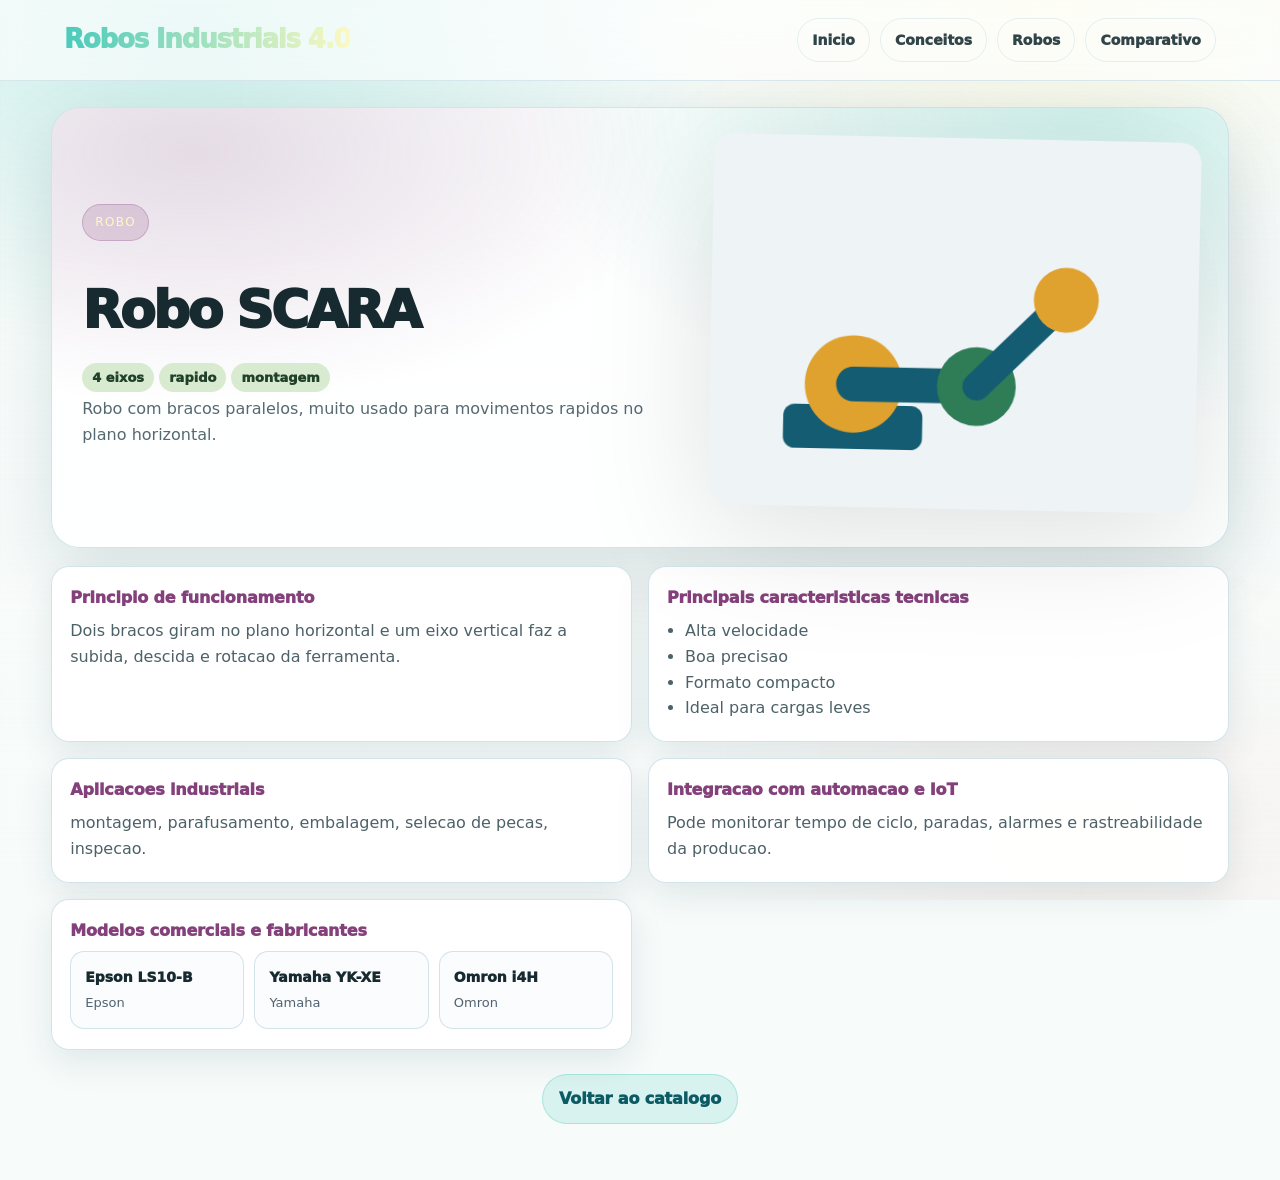
<file: robos/scara.html>
<!DOCTYPE html>
<html lang="pt-BR">
<head>
  <meta charset="UTF-8">
  <meta name="viewport" content="width=device-width, initial-scale=1.0">
  <title>Robo SCARA</title>
  <link rel="stylesheet" href="../styles.css">
</head>
<body>
  <header class="cabecalho">
    <h1>Robos Industriais 4.0</h1>
    <button id="botaoMenu">Menu</button>
    <nav id="menu">
      <a href="../index.html">Inicio</a>
      <a href="../index.html#conceitos">Conceitos</a>
      <a href="../index.html#catalogo">Robos</a>
      <a href="../index.html#comparativo">Comparativo</a>
    </nav>
  </header>

  <main class="detalhe" id="inicio">
    <section class="detalhe-hero">
      <div class="detalhe-col">
        <p class="destaque">Robo</p>
        <h2>Robo SCARA</h2>
        <div class="etiquetas" aria-label="Etiquetas">
          <span class="etiqueta">4 eixos</span>
          <span class="etiqueta">rapido</span>
          <span class="etiqueta">montagem</span>
        </div>
        <p class="resumo">Robo com bracos paralelos, muito usado para movimentos rapidos no plano horizontal.</p>
      </div>
      <div class="detalhe-col imagem">
        <img src="../assets/img/scara.svg" alt="Ilustracao de Robo SCARA">
      </div>
    </section>

    <section class="detalhe-blocos">
      <article class="bloco">
        <h4>Principio de funcionamento</h4>
        <p>Dois bracos giram no plano horizontal e um eixo vertical faz a subida, descida e rotacao da ferramenta.</p>
      </article>

      <article class="bloco">
        <h4>Principais caracteristicas tecnicas</h4>
        <ul>
          <li>Alta velocidade</li>
          <li>Boa precisao</li>
          <li>Formato compacto</li>
          <li>Ideal para cargas leves</li>
        </ul>
      </article>

      <article class="bloco">
        <h4>Aplicacoes industriais</h4>
        <p>montagem, parafusamento, embalagem, selecao de pecas, inspecao.</p>
      </article>

      <article class="bloco">
        <h4>Integracao com automacao e IoT</h4>
        <p>Pode monitorar tempo de ciclo, paradas, alarmes e rastreabilidade da producao.</p>
      </article>

      <article class="bloco">
        <h4>Modelos comerciais e fabricantes</h4>
        <div class="modelos">
          <div class="modelo"><strong>Epson LS10-B</strong><span>Epson</span></div>
          <div class="modelo"><strong>Yamaha YK-XE</strong><span>Yamaha</span></div>
          <div class="modelo"><strong>Omron i4H</strong><span>Omron</span></div>
        </div>
      </article>
    </section>

    <section class="voltar">
      <a class="botao-sec" href="../index.html#catalogo">Voltar ao catalogo</a>
    </section>
  </main>

  <button id="voltarTopo" class="voltar-topo">Topo</button>
  <script src="../script.js"></script>
</body>
</html>
</file>
<file: styles.css>
/*
  ESTILO NOVO - “SEM MEXER NA COR”
  Objetivo: manter a paleta/correção geral, e mudar principalmente
  tamanhos/escala/ritmo/efeitos (mais criativo), focando:
  - Cabeçalho e Hero do inicio (classes .cabecalho e .hero)
  - Estilo das páginas dos robôs (principalmente .detalhe-hero e .detalhe-blocos)

  Observação: mantive a mesma estrutura do CSS anterior e ajustei
  tipografia, espaçamentos, bordas, raio e efeitos.
*/

* {
  box-sizing: border-box;
}

html {
  scroll-behavior: smooth;
}

:root {
  /* Paleta mantida (aproximação do original) */
  --color1: #4acabb;
  --color2: #cbe5c0;
  --color3: #fcf9c2;
  --color4: #edc5bd;
  --color5: #84407b;

  --bg: #f7fbfa;
  --text: #162a30;
  --muted: #4d6168;
  --border: rgba(208, 226, 233, 0.95);
  --card: rgba(255, 255, 255, 0.78);

  --shadow-sm: 0 12px 34px rgba(10, 70, 80, 0.10);
  --shadow-md: 0 22px 70px rgba(10, 70, 80, 0.14);

  --radius-md: 18px;
  --radius-sm: 14px;
  --radius-lg: 28px;

  --container: min(1180px, 92%);

  --ring: rgba(74, 202, 187, 0.42);
  --transition: 220ms cubic-bezier(0.2, 0.8, 0.2, 1);
}

body {
  margin: 0;
  font-family: ui-sans-serif, system-ui, -apple-system, "Segoe UI", Roboto, Arial, Helvetica, sans-serif;
  background: var(--bg);
  color: var(--text);
  line-height: 1.6;
}

/* fundo com textura (mantém cor, muda “criatividade”) */
body::before {
  content: "";
  position: fixed;
  inset: 0;
  pointer-events: none;
  z-index: -1;

  background:
    radial-gradient(900px 520px at 15% 5%, rgba(74, 202, 187, 0.25), transparent 60%),
    radial-gradient(680px 420px at 82% 0%, rgba(252, 249, 194, 0.35), transparent 62%),
    radial-gradient(720px 520px at 85% 95%, rgba(237, 197, 189, 0.20), transparent 60%),
    linear-gradient(180deg, rgba(247, 251, 250, 0.4) 0%, rgba(247, 251, 250, 1) 100%);
}

body::after {
  content: "";
  position: fixed;
  inset: 0;
  pointer-events: none;
  z-index: -1;

  background-image:
    linear-gradient(90deg, rgba(31, 47, 53, 0.028) 1px, transparent 1px),
    linear-gradient(0deg, rgba(31, 47, 53, 0.028) 1px, transparent 1px);

  background-size: 120px 120px;
  opacity: 0.22;
}

a {
  color: inherit;
}

/* ============ CABEÇALHO (mais destaque e tipografia) ============ */
.cabecalho {
  position: sticky;
  top: 0;
  z-index: 10;

  display: flex;
  align-items: center;
  justify-content: space-between;
  gap: 16px;

  padding: 18px 5%;
  background: rgba(255, 255, 255, 0.62);
  backdrop-filter: blur(16px);
  border-bottom: 1px solid rgba(208, 226, 233, 0.85);
}

.cabecalho h1 {
  margin: 0;
  font-size: 26px;
  letter-spacing: -0.045em;
  font-weight: 1000;

  /* estilo criativo sem trocar cor principal */
  background: linear-gradient(90deg, var(--color1), var(--color3));
  -webkit-background-clip: text;
  background-clip: text;
  color: transparent;
}

nav {
  display: flex;
  gap: 10px;
}

nav a {
  padding: 10px 14px;
  border-radius: 999px;
  color: rgba(21, 42, 48, 0.88);
  text-decoration: none;
  font-weight: 950;
  font-size: 14px;
  transition: transform var(--transition), box-shadow var(--transition), background var(--transition);

  border: 1px solid rgba(208, 226, 233, 0.55);
}

nav a:hover {
  background: rgba(74, 202, 187, 0.12);
  transform: translateY(-1px);
  box-shadow: 0 12px 30px rgba(74, 202, 187, 0.16);
}

nav a:focus-visible {
  outline: 3px solid var(--ring);
  outline-offset: 2px;
}

button {
  border: 0;
  border-radius: 999px;
  padding: 11px 16px;
  background: var(--color1);
  color: #07333a;
  cursor: pointer;
  font-weight: 1000;
  transition: transform var(--transition), box-shadow var(--transition), filter var(--transition);
}

button:hover {
  transform: translateY(-1px);
  box-shadow: 0 18px 40px rgba(74, 202, 187, 0.22);
  filter: saturate(1.06);
}

button:focus-visible {
  outline: 3px solid var(--ring);
  outline-offset: 2px;
}

#botaoMenu {
  display: none;
}

/* ============ HERO do INÍCIO (mais criativo + tamanho) ============ */
.hero {
  display: grid;
  grid-template-columns: 1.12fr 0.88fr;
  gap: 36px;
  align-items: center;

  padding: 92px 5% 62px;

  background:
    radial-gradient(1200px 600px at 20% 20%, rgba(74, 202, 187, 0.30), transparent 60%),
    radial-gradient(920px 520px at 80% 0%, rgba(252, 249, 194, 0.55), transparent 62%),
    linear-gradient(135deg, rgba(74, 202, 187, 0.55) 0%, rgba(30, 166, 200, 0.35) 55%, rgba(253, 249, 194, 0.26) 100%);

  border-bottom-left-radius: 34px;
  border-bottom-right-radius: 34px;
}

.hero h2 {
  font-size: 62px;
  line-height: 1.02;
  margin: 0 0 18px;
  letter-spacing: -0.06em;
  font-weight: 1000;
}

.hero p {
  font-size: 19px;
  max-width: 60ch;
  color: rgba(8, 48, 56, 0.82);
}

.destaque {
  color: rgba(252, 249, 194, 1);
  text-transform: uppercase;
  font-weight: 1100;
  letter-spacing: 0.12em;
  font-size: 12px;
  margin-bottom: 14px;

  background: rgba(132, 64, 123, 0.18);
  border: 1px solid rgba(132, 64, 123, 0.25);
  padding: 8px 12px;
  border-radius: 999px;
  display: inline-block;
}

.hero img {
  width: 100%;
  max-height: 430px;
  filter: drop-shadow(0 22px 56px rgba(0, 0, 0, 0.12));
  transform: rotate(-1deg);
}

/* ============ RESTO: Mantém como suporte, sem mexer demais ============ */
.conceitos,
.area-filtros,
.lista-robos,
.comparativo {
  width: var(--container);
  margin: auto;
}

/* cards do catálogo: deixei mais “bonitos”, mas sem guerra de cor */
.conceitos {
  display: grid;
  grid-template-columns: repeat(4, 1fr);
  gap: 16px;
  padding: 58px 0 26px;
}

.conceitos article,
.card-robo,
.comparativo {
  background: var(--card);
  border: 1px solid rgba(208, 226, 233, 0.95);
  border-radius: var(--radius-md);
  padding: 20px;
  box-shadow: var(--shadow-sm);
  transition: transform var(--transition), box-shadow var(--transition);
}

.conceitos article:hover,
.card-robo:hover {
  transform: translateY(-6px);
  box-shadow: var(--shadow-md);
}

.area-filtros {
  display: flex;
  justify-content: space-between;
  align-items: end;
  gap: 20px;
  padding: 30px 0 10px;
}

.area-filtros h2,
.comparativo h2 {
  margin: 0;
  font-size: 42px;
  letter-spacing: -0.04em;
  font-weight: 1000;
}

.filtros {
  display: grid;
  grid-template-columns: 260px 210px;
  gap: 12px;
}

input,
select {
  width: 100%;
  padding: 13px 14px;
  border: 1px solid rgba(132, 64, 123, 0.20);
  border-radius: 14px;
  font: inherit;
  background: rgba(252, 249, 194, 0.30);
  color: rgba(21, 42, 48, 0.95);
  transition: box-shadow var(--transition), border-color var(--transition), background var(--transition);
}

input:focus-visible,
select:focus-visible {
  outline: 3px solid var(--ring);
  outline-offset: 2px;
}

.lista-robos {
  display: grid;
  grid-template-columns: repeat(2, 1fr);
  gap: 22px;
  padding-bottom: 62px;
}

.card-robo {
  padding: 0;
  overflow: hidden;
}

.topo-card {
  display: grid;
  grid-template-columns: 170px 1fr;
  gap: 18px;
  align-items: center;

  padding: 18px;
  border-bottom: 1px solid rgba(208, 226, 233, 0.95);
  background:
    linear-gradient(180deg, rgba(132, 64, 123, 0.10), rgba(255, 255, 255, 0));
}

.topo-card h3 {
  margin: 0;
  font-size: 30px;
  letter-spacing: -0.02em;
  font-weight: 1000;
}

.etiqueta {
  background: rgba(203, 229, 192, 0.72);
  color: #22412a;
  border-radius: 999px;
  padding: 7px 10px;
  font-size: 13px;
  font-weight: 1000;
}

.bloco {
  padding: 16px 18px 18px;
}

.bloco h4 {
  margin: 0 0 8px;
  color: var(--color5);
  font-size: 15px;
  letter-spacing: -0.01em;
  font-weight: 950;
}

.bloco p,
.bloco ul {
  margin: 0;
  color: var(--muted);
}

/* ============ Foco: PÁGINAS DOS ROBÔS (mais tamanho + criativo) ============ */
.detalhe {
  width: var(--container);
  margin: auto;
  padding-bottom: 56px;
}

.detalhe-hero {
  display: grid;
  grid-template-columns: 1.1fr 0.9fr;
  gap: 34px;
  align-items: center;

  padding: 30px;
  background:
    radial-gradient(820px 420px at 12% 10%, rgba(132, 64, 123, 0.18), transparent 60%),
    radial-gradient(900px 520px at 88% 0%, rgba(74, 202, 187, 0.26), transparent 62%),
    rgba(255, 255, 255, 0.86);

  border: 1px solid rgba(208, 226, 233, 0.95);
  border-radius: var(--radius-lg);
  box-shadow: var(--shadow-md);
  margin-top: 26px;
}

.detalhe-col.imagem img {
  width: 100%;
  max-height: 420px;
  filter: drop-shadow(0 26px 62px rgba(0, 0, 0, 0.12));
  transform: rotate(1.2deg);
}

.detalhe-col .destaque {
  margin-bottom: 18px;
}

.detalhe-col h2 {
  margin: 10px 0 12px;
  font-size: 52px;
  letter-spacing: -0.05em;
  font-weight: 1000;
}

.resumo {
  color: rgba(77, 97, 104, 0.95);
  margin-top: 6px;
  font-size: 16px;
}

.detalhe-blocos {
  margin-top: 18px;
  display: grid;
  grid-template-columns: 1fr 1fr;
  gap: 16px;
}

.detalhe-blocos .bloco {
  background: rgba(255, 255, 255, 0.94);
  border: 1px solid rgba(208, 226, 233, 0.95);
  border-radius: var(--radius-md);
  padding: 18px 18px 20px;
  box-shadow: var(--shadow-sm);
  transition: transform var(--transition), box-shadow var(--transition);
}

.detalhe-blocos .bloco:hover {
  transform: translateY(-5px);
  box-shadow: var(--shadow-md);
}

.detalhe-blocos h4 {
  font-size: 16px;
}

.detalhe-blocos ul {
  padding-left: 18px;
}

.modelos {
  display: grid;
  grid-template-columns: repeat(3, 1fr);
  gap: 10px;
}

.modelo {
  border: 1px solid rgba(208, 226, 233, 0.95);
  border-radius: 14px;
  padding: 14px;
  background: rgba(250, 252, 253, 0.92);
}

.modelo strong {
  display: block;
  font-size: 14px;
  font-weight: 1000;
}

.modelo span {
  color: #526270;
  font-size: 13px;
}

.voltar {
  margin-top: 18px;
  text-align: center;
}

.botao-sec {
  display: inline-block;
  margin-top: 6px;
  background: rgba(75, 202, 187, 0.18);
  color: #0b5a64;
  border: 1px solid rgba(75, 202, 187, 0.35);
  padding: 11px 16px;
  border-radius: 999px;
  text-decoration: none;
  font-weight: 1000;
  letter-spacing: -0.01em;
  transition: transform var(--transition), box-shadow var(--transition), background var(--transition);
}

.botao-sec:hover {
  transform: translateY(-2px);
  box-shadow: 0 16px 30px rgba(74, 202, 187, 0.22);
  background: rgba(75, 202, 187, 0.26);
}

.voltar-topo {
  display: none;
  position: fixed;
  right: 18px;
  bottom: 18px;
}

.voltar-topo.aparecer {
  display: block;
}

/* Tabela */
table {
  width: 100%;
  border-collapse: collapse;
  margin-top: 14px;
  margin-bottom: 18px;
}


th,
td {
  border-bottom: 1px solid rgba(208, 226, 233, 0.95);
  padding: 12px;
  text-align: left;
}

th {
  background: rgba(238, 244, 247, 0.95);
  font-weight: 1000;
}

@media (max-width: 980px) {
  .hero {
    grid-template-columns: 1fr;
  }

  .hero h2 {
    font-size: 44px;
  }

  .conceitos {
    grid-template-columns: repeat(2, 1fr);
  }

  .filtros {
    grid-template-columns: 1fr;
  }

  .topo-card {
    grid-template-columns: 130px 1fr;
  }

  .lista-robos {
    grid-template-columns: 1fr;
  }

  .detalhe-hero {
    grid-template-columns: 1fr;
    gap: 18px;
  }

  .detalhe-col h2 {
    font-size: 40px;
  }

  .detalhe-blocos {
    grid-template-columns: 1fr;
  }

  .modelos {
    grid-template-columns: 1fr;
  }
}

@media (max-width: 650px) {
  #botaoMenu {
    display: block;
  }

  nav {
    display: none;
    position: absolute;
    top: 62px;
    left: 5%;
    right: 5%;
    flex-direction: column;
    background: rgba(255, 255, 255, 0.92);
    backdrop-filter: blur(14px);
    border: 1px solid rgba(208, 226, 233, 0.95);
    border-radius: 16px;
    padding: 12px;
    gap: 4px;
  }

  nav.aberto {
    display: flex;
  }

  .hero h2 {
    font-size: 34px;
  }

  .conceitos,
  .topo-card,
  .modelos,
  .filtros {
    grid-template-columns: 1fr;
  }

  .area-filtros {
    flex-direction: column;
    align-items: stretch;
  }

  .lista-robos {
    grid-template-columns: 1fr;
  }
}
</file>
